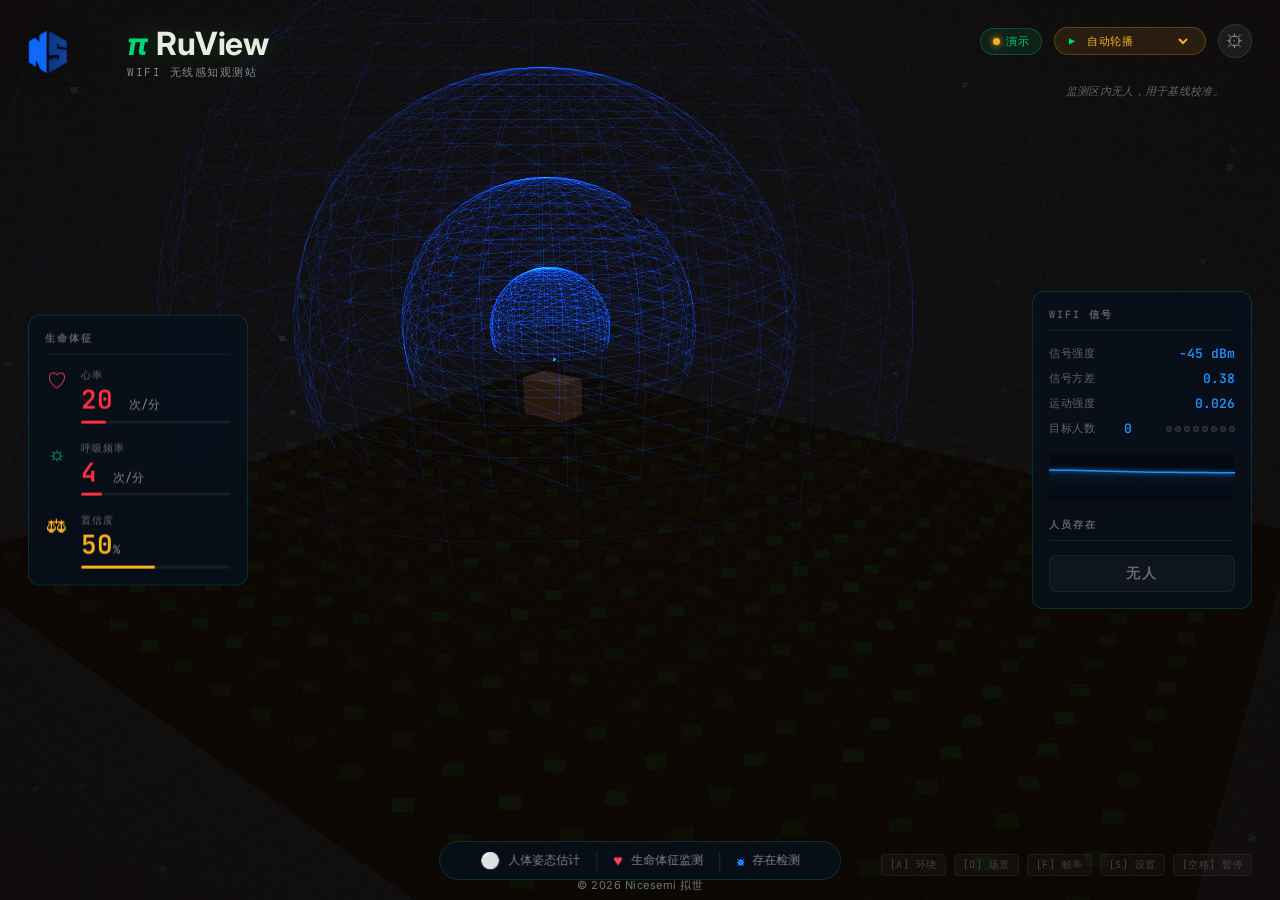
<file: ui/observatory.html>
<!DOCTYPE html>
<html lang="zh-CN">
<head>
  <meta charset="UTF-8">
  <meta name="viewport" content="width=device-width, initial-scale=1.0">
  <title>RuView 观测站 — WiFi 人体姿态感知</title>
  <link rel="stylesheet" href="observatory/css/observatory.css">
  <script>
    // 数据源规则：
    //   ?source=demo      强制使用本地演示数据（离线可跑，永不连接后端）
    //   ?source=live      强制连接同源网关 /ws/sensing 取 ESP32 实时帧
    //   ?ws=ws://...      直接指定实时地址（优先于 source=live）
    //   无参数            自动探测同源 /health，探测成功则切实时，否则回退演示
    (function () {
      var p = new URLSearchParams(location.search);
      var src = (p.get('source') || '').toLowerCase();
      window.RUVIEW_FORCE_DEMO = (src === 'demo');
      var defaultWs = '';
      if (location.origin && /^https?:/.test(location.origin)) {
        defaultWs = location.origin.replace(/^http/, 'ws') + '/ws/sensing';
      }
      var qs = p.get('ws');
      if (qs) { window.RUVIEW_SENSING_WS = qs; return; }
      if (src === 'demo') { return; }
      if (src === 'live' && defaultWs) { window.RUVIEW_SENSING_WS = defaultWs; return; }
      if (defaultWs) { window.RUVIEW_SENSING_WS = defaultWs; }
    })();
  </script>
  <style>
    /* ===== Nicesemi 品牌标识 / 页脚 ===== */
    #brand { display: flex; align-items: center; gap: 12px; }
    .ns-logo--obs { height: 44px; width: auto; display: block;
                    filter: drop-shadow(0 0 10px rgba(0,0,0,.5)); }
    .brand-text { display: flex; flex-direction: column; }
    .ns-footer--fixed { position: fixed; left: 0; right: 0; bottom: 0; z-index: 40;
                        text-align: center; font-size: 11px; letter-spacing: .5px;
                        padding: 5px 0 7px; pointer-events: none;
                        color: rgba(170,190,205,.6); }
  </style>
</head>
<body>
  <canvas id="observatory-canvas"></canvas>
  <footer class="ns-footer ns-footer--fixed">© 2026 Nicesemi 拟世</footer>

  <!-- ======= HUD Overlay ======= -->
  <div id="hud">

    <!-- Top-left: Branding -->
    <div id="brand">
      <img class="ns-logo ns-logo--obs" src="assets/nicesemi-logo.png" alt="Nicesemi 拟世">
      <div class="brand-text">
        <div id="brand-logo"><span class="pi">&pi;</span> RuView</div>
        <div id="brand-tagline">WiFi 无线感知观测站</div>
      </div>
    </div>

    <!-- Top-right: Connection + status + gear -->
    <div id="status-bar">
      <button id="data-source-badge" type="button" title="点击切换：演示数据 / 实时数据">
        <span class="dot dot--demo"></span>
        <span id="data-source-label">演示</span>
      </button>
      <div id="scenario-area">
        <span id="autoplay-icon" title="自动轮播中">&#9654;</span>
        <select id="scenario-quick-select" title="切换感知场景">
          <option value="auto">自动轮播</option>
          <option value="empty_room">空房间</option>
          <option value="single_breathing">生命体征</option>
          <option value="two_walking">多人跟踪</option>
          <option value="fall_event">跌倒检测</option>
          <option value="sleep_monitoring">睡眠监测</option>
          <option value="intrusion_detect">入侵检测</option>
          <option value="gesture_control">手势控制</option>
          <option value="crowd_occupancy">人群统计（4人）</option>
          <option value="search_rescue">穿墙搜救</option>
          <option value="elderly_care">老人看护</option>
          <option value="fitness_tracking">健身追踪</option>
          <option value="security_patrol">安保巡逻</option>
        </select>
      </div>
      <div id="scenario-description"></div>
      <div id="fps-counter" style="display:none">60 帧/秒</div>
      <button id="settings-btn" title="设置">&#9881;</button>
    </div>

    <!-- Left panel: 生命体征 -->
    <div id="panel-vitals" class="data-panel">
      <div class="panel-header">生命体征</div>
      <div class="vital-row">
        <div class="vital-icon">&#9825;</div>
        <div class="vital-data">
          <div class="vital-label">心率</div>
          <div class="vital-value"><span id="hr-value">--</span> <span class="vital-unit">次/分</span></div>
          <div class="vital-bar"><div id="hr-bar" class="vital-bar-fill vital-bar--hr"></div></div>
        </div>
      </div>
      <div class="vital-row">
        <div class="vital-icon">&#9788;</div>
        <div class="vital-data">
          <div class="vital-label">呼吸频率</div>
          <div class="vital-value"><span id="br-value">--</span> <span class="vital-unit">次/分</span></div>
          <div class="vital-bar"><div id="br-bar" class="vital-bar-fill vital-bar--br"></div></div>
        </div>
      </div>
      <div class="vital-row">
        <div class="vital-icon">&#9878;</div>
        <div class="vital-data">
          <div class="vital-label">置信度</div>
          <div class="vital-value"><span id="conf-value">--</span><span class="vital-unit">%</span></div>
          <div class="vital-bar"><div id="conf-bar" class="vital-bar-fill vital-bar--conf"></div></div>
        </div>
      </div>
    </div>

    <!-- Right panel: Signal & 人员存在 -->
    <div id="panel-signal" class="data-panel">
      <div class="panel-header">WiFi 信号</div>
      <div class="signal-row">
        <span class="signal-label">信号强度</span>
        <span class="signal-value" id="rssi-value">-- dBm</span>
      </div>
      <div class="signal-row">
        <span class="signal-label">信号方差</span>
        <span class="signal-value" id="var-value">--</span>
      </div>
      <div class="signal-row">
        <span class="signal-label">运动强度</span>
        <span class="signal-value" id="motion-value">--</span>
      </div>
      <div class="signal-row">
        <span class="signal-label">目标人数</span>
        <span class="signal-value" id="persons-value">0</span>
        <span id="persons-dots" class="persons-dots"></span>
      </div>
      <canvas id="rssi-sparkline" width="200" height="48"></canvas>

      <div class="panel-header" style="margin-top:12px">人员存在</div>
      <div id="presence-indicator" class="presence-state presence--absent">
        <span id="presence-label">无人</span>
      </div>
      <div id="fall-alert" class="fall-alert" style="display:none">检测到跌倒</div>
    </div>

    <!-- Edge module badges (populated dynamically by HudController) -->
    <div id="edge-modules-bar"></div>

    <!-- Bottom bar: capabilities -->
    <div id="capabilities-bar">
      <div class="cap-item"><span class="cap-icon">&#9898;</span><span>人体姿态估计</span></div>
      <div class="cap-divider"></div>
      <div class="cap-item"><span class="cap-icon">&#9829;</span><span>生命体征监测</span></div>
      <div class="cap-divider"></div>
      <div class="cap-item"><span class="cap-icon">&#9784;</span><span>存在检测</span></div>
    </div>

    <!-- Bottom-right: keyboard hints -->
    <div id="key-hints">
      <span class="key-hint">[A] 环绕</span>
      <span class="key-hint">[D] 场景</span>
      <span class="key-hint">[F] 帧率</span>
      <span class="key-hint">[S] 设置</span>
      <span class="key-hint">[空格] 暂停</span>
    </div>
  </div>

  <!-- ======= Settings Dialog ======= -->
  <div id="settings-overlay" class="settings-overlay" style="display:none">
    <div class="settings-dialog">
      <div class="settings-header">
        <span>设置</span>
        <button id="settings-close">&times;</button>
      </div>

      <div class="settings-tabs">
        <button class="stab active" data-stab="rendering">渲染</button>
        <button class="stab" data-stab="wireframe">线框</button>
        <button class="stab" data-stab="scene">场景</button>
        <button class="stab" data-stab="data">数据</button>
      </div>

      <!-- Rendering tab -->
      <div class="stab-content active" id="stab-rendering">
        <label class="setting-row">
          <span>泛光强度</span>
          <input type="range" id="opt-bloom" min="0" max="3" step="0.1" value="1.0">
          <span class="range-val" id="opt-bloom-val">1.0</span>
        </label>
        <label class="setting-row">
          <span>泛光半径</span>
          <input type="range" id="opt-bloom-radius" min="0" max="1" step="0.05" value="0.5">
          <span class="range-val" id="opt-bloom-radius-val">0.5</span>
        </label>
        <label class="setting-row">
          <span>泛光阈值</span>
          <input type="range" id="opt-bloom-thresh" min="0" max="1" step="0.05" value="0.25">
          <span class="range-val" id="opt-bloom-thresh-val">0.25</span>
        </label>
        <label class="setting-row">
          <span>曝光</span>
          <input type="range" id="opt-exposure" min="0.3" max="2" step="0.05" value="0.9">
          <span class="range-val" id="opt-exposure-val">0.9</span>
        </label>
        <label class="setting-row">
          <span>暗角</span>
          <input type="range" id="opt-vignette" min="0" max="1" step="0.05" value="0.5">
          <span class="range-val" id="opt-vignette-val">0.5</span>
        </label>
        <label class="setting-row">
          <span>胶片颗粒</span>
          <input type="range" id="opt-grain" min="0" max="0.15" step="0.005" value="0.03">
          <span class="range-val" id="opt-grain-val">0.03</span>
        </label>
        <label class="setting-row">
          <span>色差</span>
          <input type="range" id="opt-chromatic" min="0" max="0.008" step="0.0005" value="0.0015">
          <span class="range-val" id="opt-chromatic-val">0.0015</span>
        </label>
      </div>

      <!-- Wireframe tab -->
      <div class="stab-content" id="stab-wireframe">
        <label class="setting-row">
          <span>骨骼粗细</span>
          <input type="range" id="opt-bone-thick" min="0.005" max="0.06" step="0.002" value="0.02">
          <span class="range-val" id="opt-bone-thick-val">0.02</span>
        </label>
        <label class="setting-row">
          <span>关节大小</span>
          <input type="range" id="opt-joint-size" min="0.02" max="0.12" step="0.005" value="0.05">
          <span class="range-val" id="opt-joint-size-val">0.05</span>
        </label>
        <label class="setting-row">
          <span>辉光强度</span>
          <input type="range" id="opt-glow" min="0" max="2" step="0.1" value="0.8">
          <span class="range-val" id="opt-glow-val">0.8</span>
        </label>
        <label class="setting-row">
          <span>粒子拖尾</span>
          <input type="range" id="opt-trail" min="0" max="1" step="0.05" value="0.6">
          <span class="range-val" id="opt-trail-val">0.6</span>
        </label>
        <label class="setting-row">
          <span>线框颜色</span>
          <input type="color" id="opt-wire-color" value="#00d878">
        </label>
        <label class="setting-row">
          <span>关节颜色</span>
          <input type="color" id="opt-joint-color" value="#ff4060">
        </label>
        <label class="setting-row">
          <span>光晕不透明度</span>
          <input type="range" id="opt-aura" min="0" max="0.2" step="0.01" value="0.06">
          <span class="range-val" id="opt-aura-val">0.06</span>
        </label>
      </div>

      <!-- Scene tab -->
      <div class="stab-content" id="stab-scene">
        <label class="setting-row">
          <span>信号场强</span>
          <input type="range" id="opt-field" min="0" max="1" step="0.05" value="0.5">
          <span class="range-val" id="opt-field-val">0.5</span>
        </label>
        <label class="setting-row">
          <span>WiFi 波纹</span>
          <input type="range" id="opt-waves" min="0" max="1" step="0.05" value="0.6">
          <span class="range-val" id="opt-waves-val">0.6</span>
        </label>
        <label class="setting-row">
          <span>房间亮度</span>
          <input type="range" id="opt-ambient" min="0" max="1" step="0.05" value="0.4">
          <span class="range-val" id="opt-ambient-val">0.4</span>
        </label>
        <label class="setting-row">
          <span>地面反射</span>
          <input type="range" id="opt-reflect" min="0" max="1" step="0.05" value="0.3">
          <span class="range-val" id="opt-reflect-val">0.3</span>
        </label>
        <label class="setting-row">
          <span>视场角</span>
          <input type="range" id="opt-fov" min="30" max="90" step="1" value="50">
          <span class="range-val" id="opt-fov-val">50</span>
        </label>
        <label class="setting-row">
          <span>环绕速度</span>
          <input type="range" id="opt-orbit-speed" min="0.02" max="0.5" step="0.02" value="0.15">
          <span class="range-val" id="opt-orbit-speed-val">0.15</span>
        </label>
        <label class="setting-row check-row">
          <span>显示网格</span>
          <input type="checkbox" id="opt-grid" checked>
        </label>
        <label class="setting-row check-row">
          <span>显示房间边界</span>
          <input type="checkbox" id="opt-room" checked>
        </label>
      </div>

      <!-- Data tab -->
      <div class="stab-content" id="stab-data">
        <label class="setting-row">
          <span>感知场景</span>
          <select id="opt-scenario">
            <option value="auto">自动轮播（30 秒）</option>
            <optgroup label="核心感知">
              <option value="empty_room">空房间</option>
              <option value="single_breathing">生命体征（呼吸）</option>
              <option value="two_walking">多人跟踪</option>
              <option value="fall_event">跌倒检测</option>
            </optgroup>
            <optgroup label="医疗健康">
              <option value="sleep_monitoring">睡眠监测（呼吸暂停）</option>
              <option value="elderly_care">老人看护（步态）</option>
              <option value="fitness_tracking">健身追踪</option>
            </optgroup>
            <optgroup label="安防">
              <option value="intrusion_detect">入侵检测</option>
              <option value="security_patrol">安保巡逻</option>
            </optgroup>
            <optgroup label="建筑与零售">
              <option value="crowd_occupancy">人群统计（4人）</option>
              <option value="gesture_control">手势控制（DTW）</option>
            </optgroup>
            <optgroup label="灾害与战术">
              <option value="search_rescue">穿墙搜救（WiFi-Mat）</option>
            </optgroup>
          </select>
        </label>
        <label class="setting-row">
          <span>轮播间隔（秒）</span>
          <input type="range" id="opt-cycle" min="10" max="120" step="5" value="30">
          <span class="range-val" id="opt-cycle-val">30</span>
        </label>
        <label class="setting-row">
          <span>风格预设</span>
          <select id="opt-preset">
            <option value="custom">自定义</option>
            <option value="foundation">基础（默认）</option>
            <option value="cinematic">电影感</option>
            <option value="minimal">简约清爽</option>
            <option value="neon">霓虹辉光</option>
            <option value="tactical">战术军规</option>
            <option value="medical">医疗监护</option>
          </select>
        </label>
        <label class="setting-row">
          <span>数据源</span>
          <select id="opt-data-source">
            <option value="demo" selected>演示数据（本地生成）</option>
            <option value="ws">实时数据（WebSocket）</option>
          </select>
        </label>
        <label class="setting-row" id="ws-url-row" style="display:none">
          <span>实时地址</span>
          <input type="text" id="opt-ws-url" value="" placeholder="ws://localhost:3000/ws/sensing">
        </label>
        <button id="btn-reset-camera" class="settings-btn">重置视角</button>
        <button id="btn-reset-settings" class="settings-btn">恢复默认参数</button>
        <button id="btn-export-settings" class="settings-btn">导出设置</button>
      </div>
    </div>
  </div>

  <!-- Three.js r160 + addons from CDN -->
  <script type="importmap">
  {
    "imports": {
      "three": "./vendor/three/build/three.module.js",
      "three/addons/": "./vendor/three/examples/jsm/"
    }
  }
  </script>

  <script type="module" src="observatory/js/main.js"></script>
</body>
</html>
</file>
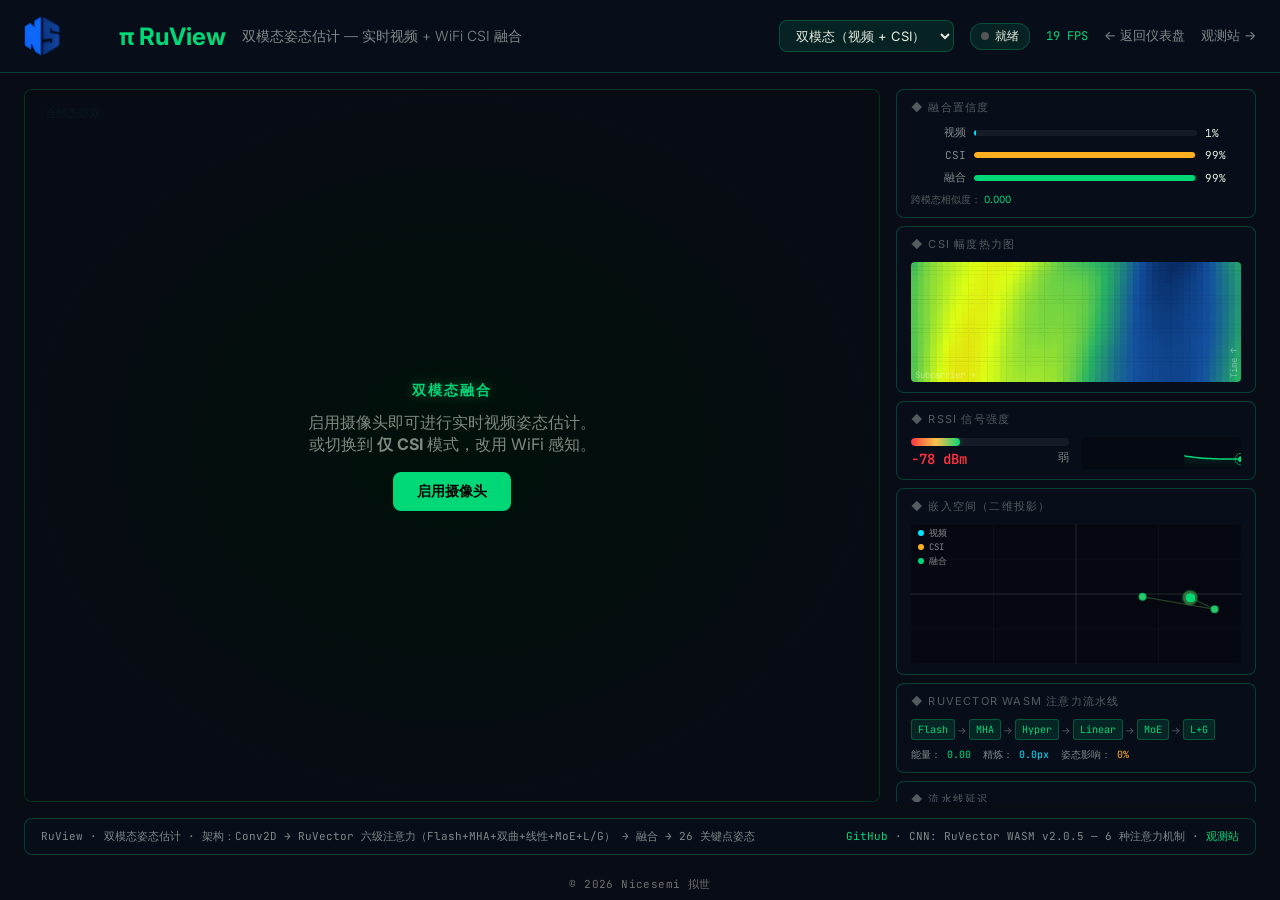
<file: ui/pose-fusion.html>
<!DOCTYPE html>
<html lang="zh-CN">
<head>
  <meta charset="UTF-8">
  <meta name="viewport" content="width=device-width, initial-scale=1.0">
  <title>RuView — 双模态姿态估计</title>
  <link rel="stylesheet" href="pose-fusion/css/style.css?v=13">
  <style>
    /* ===== Nicesemi 品牌标识 / 页脚 ===== */
    .ns-logo--pf { height: 40px; width: auto; display: block; flex: 0 0 auto; }
    @media (max-width: 640px) { .ns-logo--pf { height: 30px; } }
    .main-grid { height: calc(100vh - 102px) !important; }
    .ns-footer--fixed { position: static; text-align: center; font-size: 11px;
                        letter-spacing: .4px; padding: 6px 0 8px;
                        color: rgba(232,236,224,.45);
                        font-family: 'JetBrains Mono', monospace; }
    @media (max-width: 640px) { .main-grid { height: auto !important; } }
  </style>
</head>
<body>

  <!-- Header -->
  <header class="header">
    <div class="header-left">
      <img class="ns-logo ns-logo--pf" src="assets/nicesemi-logo.png" alt="Nicesemi 拟世">
      <div class="logo"><span class="pi">&pi;</span> RuView</div>
      <div class="header-title">双模态姿态估计 — 实时视频 + WiFi CSI 融合</div>
    </div>
    <div class="header-right">
      <select id="mode-select" class="mode-select">
        <option value="dual">双模态（视频 + CSI）</option>
        <option value="video">仅视频</option>
        <option value="csi">仅 CSI（WiFi）</option>
      </select>
      <div class="status-badge">
        <span id="status-dot" class="status-dot offline"></span>
        <span id="status-label">就绪</span>
      </div>
      <span id="fps-display" class="fps-badge">-- FPS</span>
      <a href="index.html" class="back-link">&larr; 返回仪表盘</a>
      <a href="observatory.html" class="back-link">观测站 &rarr;</a>
    </div>
  </header>

  <!-- Main Grid -->
  <div class="main-grid">

    <!-- 视频 + Skeleton Panel -->
    <div class="video-panel">
      <video id="webcam" autoplay playsinline muted></video>
      <canvas id="skeleton-canvas"></canvas>
      <div class="video-overlay-label" id="mode-label">双模态融合</div>

      <div id="camera-prompt" class="camera-prompt">
        <div class="camera-prompt-label" id="prompt-mode-label">双模态融合</div>
        <p>启用摄像头即可进行实时视频姿态估计。<br>
           或切换到 <strong>仅 CSI</strong> 模式，改用 WiFi 感知。</p>
        <button id="start-camera-btn">启用摄像头</button>
      </div>
    </div>

    <!-- Side Panels -->
    <div class="side-panels">

      <!-- 融合置信度 -->
      <div class="panel">
        <div class="panel-title">&#9670; 融合置信度</div>
        <div class="fusion-bars">
          <div class="bar-row">
            <span class="bar-label">视频</span>
            <div class="bar-track"><div class="bar-fill video" id="video-bar" style="width:0%"></div></div>
            <span class="bar-value" id="video-bar-val">0%</span>
          </div>
          <div class="bar-row">
            <span class="bar-label">CSI</span>
            <div class="bar-track"><div class="bar-fill csi" id="csi-bar" style="width:0%"></div></div>
            <span class="bar-value" id="csi-bar-val">0%</span>
          </div>
          <div class="bar-row">
            <span class="bar-label">融合</span>
            <div class="bar-track"><div class="bar-fill fused" id="fused-bar" style="width:0%"></div></div>
            <span class="bar-value" id="fused-bar-val">0%</span>
          </div>
        </div>
        <div style="margin-top:8px; font-size:10px; color:var(--text-label)">
          跨模态相似度： <span id="cross-modal-sim" style="color:var(--green-glow)">0.000</span>
        </div>
      </div>

      <!-- CSI Heatmap -->
      <div class="panel">
        <div class="panel-title">&#9670; CSI 幅度热力图</div>
        <div class="csi-canvas-wrapper">
          <canvas id="csi-canvas" width="320" height="100"></canvas>
        </div>
      </div>

      <!-- RSSI 信号强度 -->
      <div class="panel">
        <div class="panel-title">&#9670; RSSI 信号强度</div>
        <div class="rssi-row">
          <div class="rssi-gauge">
            <div class="rssi-bar-track">
              <div class="rssi-bar-fill" id="rssi-bar" style="width:0%"></div>
            </div>
            <div class="rssi-values">
              <span class="rssi-dbm" id="rssi-value">-- dBm</span>
              <span class="rssi-quality" id="rssi-quality">--</span>
            </div>
          </div>
          <canvas id="rssi-sparkline" width="160" height="32"></canvas>
        </div>
      </div>

      <!-- Embedding Space -->
      <div class="panel">
        <div class="panel-title">&#9670; 嵌入空间（二维投影）</div>
        <div class="embedding-canvas-wrapper">
          <canvas id="embedding-canvas" width="320" height="100"></canvas>
        </div>
      </div>

      <!-- RuVector Attention Pipeline -->
      <div class="panel">
        <div class="panel-title">&#9670; RuVector WASM 注意力流水线</div>
        <div class="rv-pipeline">
          <div class="rv-stage" id="rv-flash">Flash</div>
          <div class="rv-arrow">&rarr;</div>
          <div class="rv-stage" id="rv-mha">MHA</div>
          <div class="rv-arrow">&rarr;</div>
          <div class="rv-stage" id="rv-hyp">Hyper</div>
          <div class="rv-arrow">&rarr;</div>
          <div class="rv-stage" id="rv-lin">Linear</div>
          <div class="rv-arrow">&rarr;</div>
          <div class="rv-stage" id="rv-moe">MoE</div>
          <div class="rv-arrow">&rarr;</div>
          <div class="rv-stage" id="rv-lg">L+G</div>
        </div>
        <div class="rv-stats">
          <span>能量： <span id="rv-energy" style="color:var(--green-glow)">--</span></span>
          <span>精炼： <span id="rv-refine" style="color:var(--cyan)">--</span></span>
          <span>姿态影响： <span id="rv-impact" style="color:var(--amber)">--</span></span>
        </div>
      </div>

      <!-- Latency -->
      <div class="panel">
        <div class="panel-title">&#9670; 流水线延迟</div>
        <div class="latency-grid">
          <div class="latency-item">
            <div class="latency-value" id="lat-video">--</div>
            <div class="latency-label">视频 CNN</div>
          </div>
          <div class="latency-item">
            <div class="latency-value" id="lat-csi">--</div>
            <div class="latency-label">CSI CNN</div>
          </div>
          <div class="latency-item">
            <div class="latency-value" id="lat-fusion">--</div>
            <div class="latency-label">融合</div>
          </div>
          <div class="latency-item">
            <div class="latency-value" id="lat-total">--</div>
            <div class="latency-label">总计</div>
          </div>
        </div>
      </div>

      <!-- 控制 -->
      <div class="panel">
        <div class="panel-title">&#9670; 控制</div>
        <div class="controls-row">
          <button class="btn" id="pause-btn">⏸ 暂停</button>
        </div>

        <div class="slider-row">
          <label>置信度</label>
          <input type="range" id="confidence-slider" min="0" max="1" step="0.05" value="0.3">
          <span class="slider-val" id="confidence-value">0.30</span>
        </div>

        <div style="margin-top:10px">
          <div class="panel-title" style="margin-bottom:6px">&#9670; 实时 CSI 源</div>
          <div style="display:flex;gap:6px">
            <input type="text" id="ws-url" placeholder="ws://localhost:3030/ws/csi"
              style="flex:1;background:rgba(255,255,255,0.05);border:1px solid var(--bg-panel-border);
                     color:var(--text-primary);padding:5px 8px;border-radius:4px;font-size:11px;
                     font-family:'JetBrains Mono',monospace">
            <button class="btn" id="connect-ws-btn">连接</button>
          </div>
        </div>
      </div>

    </div><!-- /side-panels -->

    <!-- Bottom Bar -->
    <div class="bottom-bar">
      <div>
        RuView &middot; 双模态姿态估计 &middot;
        架构：Conv2D &rarr; RuVector 六级注意力（Flash+MHA+双曲+线性+MoE+L/G） &rarr; 融合 &rarr; 26 关键点姿态
      </div>
      <div>
        <a href="https://github.com/ruvnet/RuView">GitHub</a> &middot;
        CNN: <span id="cnn-backend">ruvector-cnn（加载中…）</span> &middot;
        <a href="observatory.html">观测站</a>
      </div>
    </div>

  </div><!-- /main-grid -->

  <footer class="ns-footer ns-footer--fixed">© 2026 Nicesemi 拟世</footer>

  <script type="module" src="pose-fusion/js/main.js?v=14"></script>
</body>
</html>
</file>
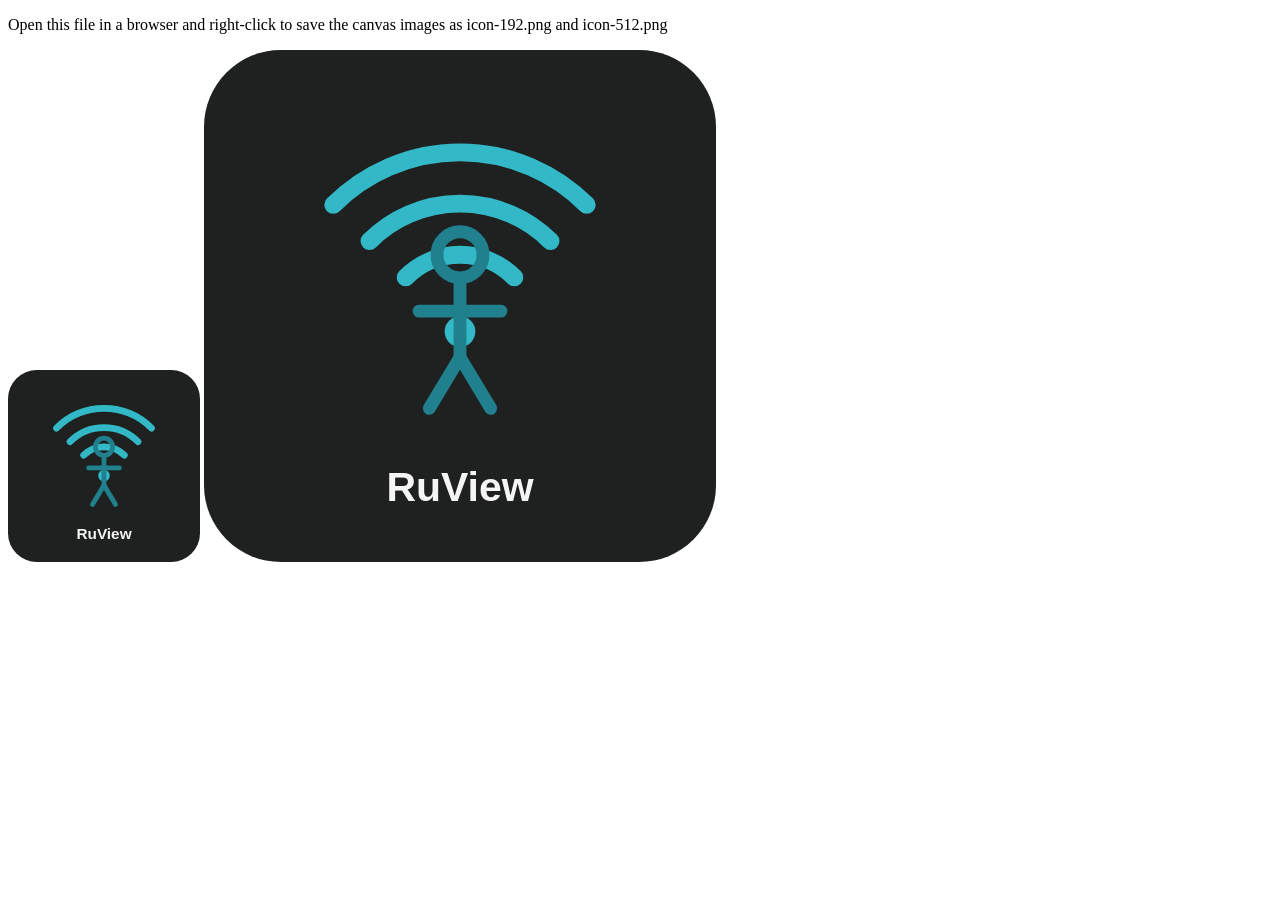
<file: ui/icons/generate.html>
<!DOCTYPE html>
<html>
<head><title>RuView Icon Generator</title></head>
<body>
<p>Open this file in a browser and right-click to save the canvas images as icon-192.png and icon-512.png</p>
<canvas id="c192" width="192" height="192"></canvas>
<canvas id="c512" width="512" height="512"></canvas>
<script>
function drawIcon(canvas) {
  const ctx = canvas.getContext('2d');
  const s = canvas.width;
  // Background
  ctx.fillStyle = '#1f2121';
  ctx.beginPath();
  ctx.roundRect(0, 0, s, s, s * 0.15);
  ctx.fill();
  // WiFi arcs
  ctx.strokeStyle = '#32b8c6';
  ctx.lineWidth = s * 0.035;
  ctx.lineCap = 'round';
  const cx = s * 0.5, cy = s * 0.55;
  [0.35, 0.25, 0.15].forEach(r => {
    ctx.beginPath();
    ctx.arc(cx, cy, s * r, -Math.PI * 0.75, -Math.PI * 0.25);
    ctx.stroke();
  });
  // Center dot
  ctx.fillStyle = '#32b8c6';
  ctx.beginPath();
  ctx.arc(cx, cy, s * 0.03, 0, Math.PI * 2);
  ctx.fill();
  // Person silhouette
  ctx.strokeStyle = '#21808d';
  ctx.lineWidth = s * 0.025;
  // Head
  ctx.beginPath();
  ctx.arc(cx, cy - s * 0.15, s * 0.045, 0, Math.PI * 2);
  ctx.stroke();
  // Body
  ctx.beginPath();
  ctx.moveTo(cx, cy - s * 0.1);
  ctx.lineTo(cx, cy + s * 0.05);
  ctx.stroke();
  // Arms
  ctx.beginPath();
  ctx.moveTo(cx - s * 0.08, cy - s * 0.04);
  ctx.lineTo(cx + s * 0.08, cy - s * 0.04);
  ctx.stroke();
  // Legs
  ctx.beginPath();
  ctx.moveTo(cx, cy + s * 0.05);
  ctx.lineTo(cx - s * 0.06, cy + s * 0.15);
  ctx.moveTo(cx, cy + s * 0.05);
  ctx.lineTo(cx + s * 0.06, cy + s * 0.15);
  ctx.stroke();
  // Text
  ctx.fillStyle = '#f5f5f5';
  ctx.font = `bold ${s * 0.08}px sans-serif`;
  ctx.textAlign = 'center';
  ctx.fillText('RuView', cx, s * 0.88);
}
drawIcon(document.getElementById('c192'));
drawIcon(document.getElementById('c512'));
</script>
</body>
</html>
</file>
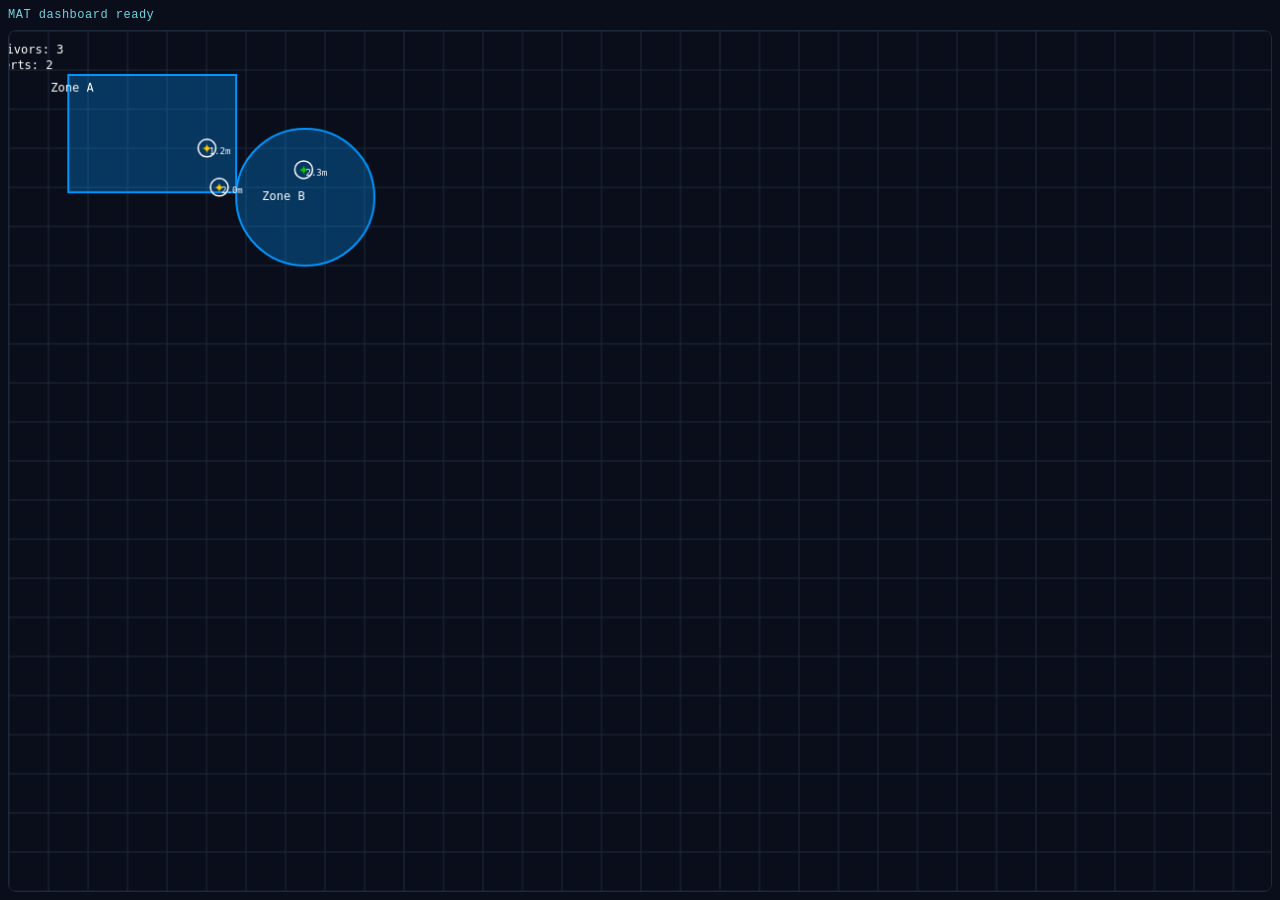
<file: ui/mobile/src/assets/webview/mat-dashboard.html>
<!DOCTYPE html>
<html lang="en">
  <head>
    <meta charset="UTF-8" />
    <meta name="viewport" content="width=device-width, initial-scale=1.0" />
    <title>MAT Dashboard</title>
    <style>
      * {
        box-sizing: border-box;
      }

      html,
      body {
        margin: 0;
        width: 100%;
        height: 100%;
        background: #0a0e1a;
        color: #e5e7eb;
        font-family: 'Courier New', 'Consolas', monospace;
        overflow: hidden;
      }

      #app {
        display: flex;
        flex-direction: column;
        gap: 8px;
        width: 100%;
        height: 100%;
        padding: 8px;
      }

      #status {
        color: #6dd4df;
        font-size: 12px;
        letter-spacing: 0.5px;
      }

      #mapCanvas {
        flex: 1;
        width: 100%;
        border: 1px solid #1e293b;
        border-radius: 8px;
        min-height: 180px;
        background: #0a0e1a;
      }
    </style>
  </head>
  <body>
    <div id="app">
      <div id="status">Initializing MAT dashboard...</div>
      <canvas id="mapCanvas"></canvas>
    </div>

    <script>
      (function () {
        const TRIAGE = {
          Immediate: 0,
          Delayed: 1,
          Minimal: 2,
          Expectant: 3,
          Unknown: 4,
        };

        const TRIAGE_COLOR = ['#ff0000', '#ffcc00', '#00cc00', '#111111', '#888888'];
        const PRIORITY = { Critical: 0, High: 1, Medium: 2, Low: 3 };

        const toRgba = (status) => TRIAGE_COLOR[status] || TRIAGE_COLOR[4];
        const safeId = () =>
          typeof crypto !== 'undefined' && crypto.randomUUID
            ? crypto.randomUUID()
            : `id-${Date.now()}-${Math.floor(Math.random() * 1e6)}`;

        const isNumber = (value) => typeof value === 'number' && Number.isFinite(value);

        class MatDashboard {
          constructor() {
            this.event = null;
            this.zones = new Map();
            this.survivors = new Map();
            this.alerts = new Map();
            this.motionVector = { x: 0, y: 0 };
          }

          createEvent(type, lat, lon, name) {
            const eventId = safeId();
            this.event = {
              event_id: eventId,
              disaster_type: type,
              latitude: lat,
              longitude: lon,
              description: name,
              createdAt: Date.now(),
            };
            this.zones.clear();
            this.survivors.clear();
            this.alerts.clear();
            return eventId;
          }

          addRectangleZone(name, x, y, w, h) {
            const id = safeId();
            this.zones.set(id, {
              id,
              name,
              zone_type: 'rectangle',
              status: 0,
              scan_count: 0,
              detection_count: 0,
              x,
              y,
              width: w,
              height: h,
            });
            return id;
          }

          addCircleZone(name, cx, cy, radius) {
            const id = safeId();
            this.zones.set(id, {
              id,
              name,
              zone_type: 'circle',
              status: 0,
              scan_count: 0,
              detection_count: 0,
              center_x: cx,
              center_y: cy,
              radius,
            });
            return id;
          }

          addZoneFromPayload(payload) {
            if (!payload || typeof payload !== 'object') {
              return;
            }

            const source = payload;
            const type = source.zone_type || source.type || 'rectangle';
            const name = source.name || `Zone-${safeId().slice(0, 4)}`;

            if (type === 'circle' || source.center_x !== undefined) {
              const cx = isNumber(source.center_x) ? source.center_x : 120;
              const cy = isNumber(source.center_y) ? source.center_y : 120;
              const radius = isNumber(source.radius) ? source.radius : 50;
              return this.addCircleZone(name, cx, cy, radius);
            }

            const x = isNumber(source.x) ? source.x : 40;
            const y = isNumber(source.y) ? source.y : 40;
            const width = isNumber(source.width) ? source.width : 100;
            const height = isNumber(source.height) ? source.height : 100;
            return this.addRectangleZone(name, x, y, width, height);
          }

          inferTriage(vitalSigns, confidence) {
            const breathing = isNumber(vitalSigns?.breathing_rate) ? vitalSigns.breathing_rate : 14;
            const heart = isNumber(vitalSigns?.heart_rate)
              ? vitalSigns.heart_rate
              : isNumber(vitalSigns?.hr)
                ? vitalSigns.hr
                : 70;

            if (!isNumber(confidence) || confidence > 0.82) {
              if (breathing < 10 || breathing > 35 || heart > 150) {
                return TRIAGE.Immediate;
              }
              if (breathing >= 8 && breathing <= 34) {
                return TRIAGE.Delayed;
              }
            }

            if (breathing >= 6 && breathing <= 28 && heart > 45 && heart < 180) {
              return TRIAGE.Minimal;
            }

            return TRIAGE.Expectant;
          }

          locateZoneForPoint(x, y) {
            for (const [id, zone] of this.zones.entries()) {
              if (zone.zone_type === 'circle') {
                const dx = x - zone.center_x;
                const dy = y - zone.center_y;
                const inside = Math.sqrt(dx * dx + dy * dy) <= zone.radius;
                if (inside) {
                  return id;
                }
                continue;
              }

              if (x >= zone.x && x <= zone.x + zone.width && y >= zone.y && y <= zone.y + zone.height) {
                return id;
              }
            }
            return this.zones.size > 0 ? this.zones.keys().next().value : safeId();
          }

          processSurvivorDetection(zone, confidence = 0.6, vital_signs = {}) {
            const zoneKey =
              typeof zone === 'string'
                ? [...this.zones.values()].find((entry) => entry.id === zone || entry.name === zone)
                : null;

            const selectedZone =
              zoneKey
                || (this.zones.size > 0
                  ? [...this.zones.values()][Math.floor(Math.random() * Math.max(1, this.zones.size))]
                  : null);

            const bounds = this._pickPointInZone(selectedZone);
            const triageStatus = this.inferTriage(vital_signs, confidence);
            const breathingRate = isNumber(vital_signs?.breathing_rate)
              ? vital_signs.breathing_rate
              : 10 + confidence * 28;
            const heartRate = isNumber(vital_signs?.heart_rate)
              ? vital_signs.heart_rate
              : isNumber(vital_signs?.hr)
                ? vital_signs.hr
              : 55 + confidence * 60;

            const id = safeId();
            const zone_id = this.locateZoneForPoint(bounds.x, bounds.y);

            const survivor = {
              id,
              zone_id,
              x: bounds.x,
              y: bounds.y,
              depth: -Math.abs(isNumber(vital_signs.depth) ? vital_signs.depth : Math.random() * 3),
              triage_status: triageStatus,
              triage_color: toRgba(triageStatus),
              confidence,
              breathing_rate: breathingRate,
              heart_rate: heartRate,
              first_detected: new Date().toISOString(),
              last_updated: new Date().toISOString(),
              is_deteriorating: false,
            };

            this.survivors.set(id, survivor);
            if (selectedZone) {
              selectedZone.detection_count = (selectedZone.detection_count || 0) + 1;
            }

            if (typeof this.postMessage === 'function') {
              this.postMessage({
                type: 'SURVIVOR_DETECTED',
                payload: survivor,
              });
            }

            this.generateAlerts();
            return id;
          }

          _pickPointInZone(zone) {
            if (!zone) {
              return {
                x: 220 + Math.random() * 80,
                y: 120 + Math.random() * 80,
              };
            }

            if (zone.zone_type === 'circle') {
              const angle = Math.random() * Math.PI * 2;
              const radius = Math.random() * (zone.radius || 20);
              return {
                x: Math.max(10, Math.min(560, zone.center_x + Math.cos(angle) * radius)),
                y: Math.max(10, Math.min(280, zone.center_y + Math.sin(angle) * radius)),
              };
            }

            return {
              x: Math.max(zone.x || 5, Math.min((zone.x || 5) + (zone.width || 40), (zone.x || 5) + Math.random() * (zone.width || 40))),
              y: Math.max(zone.y || 5, Math.min((zone.y || 5) + (zone.height || 40), (zone.y || 5) + Math.random() * (zone.height || 40))),
            };
          }

          generateAlerts() {
            for (const survivor of this.survivors.values()) {
              if ((survivor.triage_status !== TRIAGE.Immediate && survivor.triage_status !== TRIAGE.Delayed)) {
                continue;
              }

              const alertId = `alert-${survivor.id}`;
              if (this.alerts.has(alertId)) {
                continue;
              }

              const priority =
                survivor.triage_status === TRIAGE.Immediate ? PRIORITY.Critical : PRIORITY.High;
              const message =
                survivor.triage_status === TRIAGE.Immediate
                  ? `Immediate rescue required at (${survivor.x.toFixed(0)}, ${survivor.y.toFixed(0)})`
                  : `High-priority rescue needed at (${survivor.x.toFixed(0)}, ${survivor.y.toFixed(0)})`;
              const alert = {
                id: alertId,
                survivor_id: survivor.id,
                priority,
                title: survivor.triage_status === TRIAGE.Immediate ? 'URGENT' : 'HIGH',
                message,
                recommended_action: survivor.triage_status === TRIAGE.Immediate ? 'Dispatch now' : 'Coordinate rescue',
                triage_status: survivor.triage_status,
                location_x: survivor.x,
                location_y: survivor.y,
                created_at: new Date().toISOString(),
                priority_color: survivor.triage_status === TRIAGE.Immediate ? '#ff0000' : '#ff8c00',
              };

              this.alerts.set(alertId, alert);
              if (typeof this.postMessage === 'function') {
                this.postMessage({
                  type: 'ALERT_GENERATED',
                  payload: alert,
                });
              }
            }
          }

          processFrame(frame) {
            const motion = Number(frame?.features?.motion_band_power || 0);
            const xDelta = isNumber(motion) ? (motion - 0.1) * 4 : 0;
            const yDelta = isNumber(frame?.features?.breathing_band_power || 0)
              ? (frame.features.breathing_band_power - 0.1) * 3
              : 0;
            this.motionVector = { x: xDelta || 0, y: yDelta || 0 };

            for (const survivor of this.survivors.values()) {
              const jitterX = (Math.random() - 0.5) * 2;
              const jitterY = (Math.random() - 0.5) * 2;
              survivor.x = Math.max(5, Math.min(560, survivor.x + this.motionVector.x + jitterX));
              survivor.y = Math.max(5, Math.min(280, survivor.y + this.motionVector.y + jitterY));
              survivor.last_updated = new Date().toISOString();
            }
          }

          renderZones(ctx) {
            for (const zone of this.zones.values()) {
              const fill = 'rgba(0, 150, 255, 0.3)';
              ctx.strokeStyle = '#0096ff';
              ctx.fillStyle = fill;
              ctx.lineWidth = 2;

              if (zone.zone_type === 'circle') {
                ctx.beginPath();
                ctx.arc(zone.center_x, zone.center_y, zone.radius, 0, Math.PI * 2);
                ctx.fill();
                ctx.stroke();
                ctx.fillStyle = '#ffffff';
                ctx.font = '12px monospace';
                ctx.fillText(zone.name, zone.center_x - 22, zone.center_y);
              } else {
                ctx.fillRect(zone.x, zone.y, zone.width, zone.height);
                ctx.strokeRect(zone.x, zone.y, zone.width, zone.height);
                ctx.fillStyle = '#ffffff';
                ctx.font = '12px monospace';
                ctx.fillText(zone.name, zone.x + 4, zone.y + 14);
              }
            }
          }

          renderSurvivors(ctx) {
            for (const survivor of this.survivors.values()) {
              const radius = survivor.is_deteriorating ? 11 : 9;

              if (survivor.triage_status === TRIAGE.Immediate) {
                ctx.fillStyle = 'rgba(255, 0, 0, 0.26)';
                ctx.beginPath();
                ctx.arc(survivor.x, survivor.y, radius + 6, 0, Math.PI * 2);
                ctx.fill();
              }

              ctx.fillStyle = survivor.triage_color || toRgba(TRIAGE.Minimal);
              ctx.font = 'bold 18px monospace';
              ctx.textAlign = 'center';
              ctx.textBaseline = 'middle';
              ctx.fillText('✦', survivor.x, survivor.y);
              ctx.strokeStyle = '#ffffff';
              ctx.lineWidth = 1.5;
              ctx.beginPath();
              ctx.arc(survivor.x, survivor.y, radius, 0, Math.PI * 2);
              ctx.stroke();

              if (survivor.depth < 0) {
                ctx.fillStyle = '#ffffff';
                ctx.font = '9px monospace';
                ctx.fillText(`${Math.abs(survivor.depth).toFixed(1)}m`, survivor.x + radius + 4, survivor.y + 4);
              }
            }
          }

          render(ctx, width, height) {
            ctx.clearRect(0, 0, width, height);
            ctx.fillStyle = '#0a0e1a';
            ctx.fillRect(0, 0, width, height);

            ctx.strokeStyle = '#1f2a3d';
            ctx.lineWidth = 1;
            const grid = 40;
            for (let x = 0; x <= width; x += grid) {
              ctx.beginPath();
              ctx.moveTo(x, 0);
              ctx.lineTo(x, height);
              ctx.stroke();
            }
            for (let y = 0; y <= height; y += grid) {
              ctx.beginPath();
              ctx.moveTo(0, y);
              ctx.lineTo(width, y);
              ctx.stroke();
            }

            this.renderZones(ctx);
            this.renderSurvivors(ctx);

            ctx.fillStyle = '#ffffff';
            ctx.font = '12px monospace';
            const stats = {
              survivors: this.survivors.size,
              alerts: this.alerts.size,
            };
            ctx.fillText(`Survivors: ${stats.survivors}`, 12, 20);
            ctx.fillText(`Alerts: ${stats.alerts}`, 12, 36);
          }

          postMessage(message) {
            if (typeof window.ReactNativeWebView !== 'undefined' && window.ReactNativeWebView.postMessage) {
              window.ReactNativeWebView.postMessage(JSON.stringify(message));
            }
          }
        }

        const dashboard = new MatDashboard();
        const canvas = document.getElementById('mapCanvas');
        const ctx = canvas.getContext('2d');
        const status = document.getElementById('status');

        const resize = () => {
          canvas.width = Math.max(200, Math.floor(canvas.parentElement.clientWidth - 2));
          canvas.height = Math.max(180, Math.floor(canvas.parentElement.clientHeight - 20));
        };

        const startup = () => {
          dashboard.createEvent('earthquake', 37.7749, -122.4194, 'Training Scenario');
          dashboard.addRectangleZone('Zone A', 60, 45, 170, 120);
          dashboard.addCircleZone('Zone B', 300, 170, 70);
          dashboard.processSurvivorDetection('Zone A', 0.94, { breathing_rate: 11, hr: 128 });
          dashboard.processSurvivorDetection('Zone A', 0.88, { breathing_rate: 16, hr: 118 });
          dashboard.processSurvivorDetection('Zone B', 0.71, { breathing_rate: 9, hr: 142 });
          status.textContent = 'MAT dashboard ready';
          dashboard.postMessage({ type: 'READY' });
        };

        const loop = () => {
          if (dashboard.zones.size > 0) {
            dashboard.render(ctx, canvas.width, canvas.height);
          }
          requestAnimationFrame(loop);
        };

        window.addEventListener('resize', resize);

        window.addEventListener('message', (evt) => {
          let incoming = evt.data;
          try {
            if (typeof incoming === 'string') {
              incoming = JSON.parse(incoming);
            }
          } catch {
            incoming = null;
          }

          if (!incoming || typeof incoming !== 'object') {
            return;
          }

          if (incoming.type === 'CREATE_EVENT') {
            const payload = incoming.payload || {};
            dashboard.createEvent(
              payload.type || payload.disaster_type || 'earthquake',
              payload.latitude || 0,
              payload.longitude || 0,
              payload.name || payload.description || 'Disaster Event',
            );
            return;
          }

          if (incoming.type === 'ADD_ZONE') {
            dashboard.addZoneFromPayload(incoming.payload || {});
            return;
          }

          if (incoming.type === 'FRAME_UPDATE') {
            dashboard.processFrame(incoming.payload || {});
          }
        });

        resize();
        startup();
        loop();
      })();
    </script>
  </body>
</html>
</file>
<file: ui/observatory/css/observatory.css>
/* ============================================================
   RuView Observatory — Foundation Color Scheme
   Warm dark background, electric green wireframe, amber data
   ============================================================ */

@import url('https://fonts.googleapis.com/css2?family=Inter:wght@300;400;600;700&family=JetBrains+Mono:wght@400;600&display=swap');

:root {
  --bg-deep:     #080c14;
  --bg-panel:    rgba(8, 16, 28, 0.85);
  --bg-panel-border: rgba(0, 210, 120, 0.2);
  --green-glow:  #00d878;
  --green-bright:#3eff8a;
  --green-dim:   #0a6b3a;
  --amber:       #ffb020;
  --amber-dim:   #a06800;
  --blue-signal: #2090ff;
  --blue-dim:    #0a3060;
  --red-alert:   #ff3040;
  --red-heart:   #ff4060;
  --text-primary:   #e8ece0;
  --text-secondary: rgba(232,236,224, 0.55);
  --text-label:     rgba(232,236,224, 0.4);
}

* { margin: 0; padding: 0; box-sizing: border-box; }

body {
  background: var(--bg-deep);
  overflow: hidden;
  font-family: 'Inter', -apple-system, sans-serif;
  color: var(--text-primary);
  -webkit-font-smoothing: antialiased;
}

#observatory-canvas {
  position: fixed;
  top: 0; left: 0;
  width: 100vw; height: 100vh;
}

/* ---- HUD Overlay ---- */
#hud {
  position: fixed;
  top: 0; left: 0;
  width: 100%; height: 100%;
  pointer-events: none;
  z-index: 10;
}

/* ---- Brand ---- */
#brand {
  position: absolute;
  top: 24px; left: 28px;
}

#brand-logo {
  font-family: 'Inter', sans-serif;
  font-weight: 700;
  font-size: 32px;
  color: var(--text-primary);
  letter-spacing: -0.5px;
  text-shadow: 0 0 30px rgba(0, 216, 120, 0.3);
}

.pi {
  color: var(--green-glow);
  font-style: italic;
  margin-right: 2px;
}

#brand-tagline {
  font-size: 11px;
  color: var(--text-secondary);
  letter-spacing: 1.5px;
  text-transform: uppercase;
  margin-top: 2px;
}

/* ---- Status bar (top right) ---- */
#status-bar {
  position: absolute;
  top: 24px; right: 28px;
  display: flex;
  align-items: center;
  gap: 12px;
}

#data-source-badge {
  display: flex;
  align-items: center;
  gap: 6px;
  padding: 5px 12px;
  border-radius: 20px;
  background: rgba(0, 216, 120, 0.1);
  border: 1px solid rgba(0, 216, 120, 0.25);
  font-family: 'JetBrains Mono', monospace;
  font-size: 11px;
  letter-spacing: 1px;
  color: var(--green-glow);
}

.dot {
  width: 7px; height: 7px;
  border-radius: 50%;
  display: inline-block;
}
.dot--demo { background: var(--amber); box-shadow: 0 0 6px var(--amber); }
.dot--live { background: var(--green-glow); box-shadow: 0 0 6px var(--green-glow); animation: pulse-dot 2s infinite; }

@keyframes pulse-dot {
  0%, 100% { opacity: 1; }
  50% { opacity: 0.4; }
}

#scenario-area {
  display: flex;
  align-items: center;
  gap: 8px;
  padding: 5px 14px;
  border-radius: 20px;
  background: rgba(255, 176, 32, 0.1);
  border: 1px solid rgba(255, 176, 32, 0.25);
  pointer-events: auto;
}
#autoplay-icon {
  font-size: 10px;
  color: var(--green-glow);
  animation: pulse-dot 2s infinite;
}
#autoplay-icon.hidden { display: none; }
#scenario-quick-select {
  background: none;
  border: none;
  padding: 0;
  font-family: 'JetBrains Mono', monospace;
  font-size: 11px;
  letter-spacing: 0.5px;
  color: var(--amber);
  cursor: pointer;
  outline: none;
}
#scenario-quick-select:hover,
#scenario-quick-select:focus { color: var(--green-glow); }
#scenario-quick-select option {
  background: #0c1420;
  color: var(--text-primary);
  font-family: 'JetBrains Mono', monospace;
  font-size: 12px;
  padding: 4px 8px;
}

#fps-counter {
  font-family: 'JetBrains Mono', monospace;
  font-size: 11px;
  color: var(--text-secondary);
}

/* ---- Data Panels ---- */
.data-panel {
  position: absolute;
  width: 220px;
  background: var(--bg-panel);
  border: 1px solid var(--bg-panel-border);
  border-radius: 12px;
  padding: 16px;
  backdrop-filter: blur(12px);
  -webkit-backdrop-filter: blur(12px);
  pointer-events: auto;
}

.panel-header {
  font-family: 'JetBrains Mono', monospace;
  font-size: 10px;
  font-weight: 600;
  letter-spacing: 2px;
  text-transform: uppercase;
  color: var(--text-label);
  margin-bottom: 14px;
  padding-bottom: 8px;
  border-bottom: 1px solid rgba(255,255,255,0.06);
}

/* ---- Vitals Panel (left) ---- */
#panel-vitals {
  left: 28px;
  top: 50%;
  transform: translateY(-50%);
}

.vital-row {
  display: flex;
  align-items: flex-start;
  gap: 12px;
  margin-bottom: 18px;
}
.vital-row:last-child { margin-bottom: 0; }

.vital-icon {
  font-size: 20px;
  line-height: 1;
  margin-top: 2px;
  width: 24px;
  text-align: center;
}

.vital-row:nth-child(2) .vital-icon { color: var(--red-heart); }
.vital-row:nth-child(3) .vital-icon { color: var(--green-glow); }
.vital-row:nth-child(4) .vital-icon { color: var(--amber); }

.vital-data { flex: 1; }

.vital-label {
  font-size: 10px;
  color: var(--text-label);
  letter-spacing: 1px;
  text-transform: uppercase;
  margin-bottom: 3px;
}

.vital-value {
  font-family: 'JetBrains Mono', monospace;
  font-size: 26px;
  font-weight: 600;
  line-height: 1.1;
}

.vital-unit {
  font-size: 12px;
  font-weight: 400;
  color: var(--text-secondary);
}

.vital-bar {
  height: 3px;
  background: rgba(255,255,255,0.06);
  border-radius: 2px;
  margin-top: 6px;
  overflow: hidden;
}

.vital-bar-fill {
  height: 100%;
  border-radius: 2px;
  transition: width 0.5s ease;
}

.vital-bar--hr { background: var(--red-heart); width: 0%; }
.vital-bar--br { background: var(--green-glow); width: 0%; }
.vital-bar--conf { background: var(--amber); width: 0%; }

/* ---- Signal Panel (right) ---- */
#panel-signal {
  right: 28px;
  top: 50%;
  transform: translateY(-50%);
}

.signal-row {
  display: flex;
  justify-content: space-between;
  align-items: center;
  margin-bottom: 8px;
}

.signal-label {
  font-size: 11px;
  color: var(--text-label);
  letter-spacing: 0.5px;
}

.signal-value {
  font-family: 'JetBrains Mono', monospace;
  font-size: 13px;
  font-weight: 600;
  color: var(--blue-signal);
}

#rssi-sparkline {
  width: 100%;
  height: 48px;
  margin-top: 8px;
  border-radius: 6px;
  background: rgba(0,0,0,0.3);
}

/* Presence */
.presence-state {
  text-align: center;
  padding: 8px;
  border-radius: 8px;
  font-family: 'JetBrains Mono', monospace;
  font-size: 14px;
  font-weight: 600;
  letter-spacing: 2px;
  transition: all 0.5s ease;
}

.presence--absent {
  background: rgba(255,255,255,0.03);
  color: var(--text-label);
  border: 1px solid rgba(255,255,255,0.05);
}

.presence--present {
  background: rgba(0, 216, 120, 0.1);
  color: var(--green-glow);
  border: 1px solid rgba(0, 216, 120, 0.3);
  box-shadow: 0 0 20px rgba(0, 216, 120, 0.1);
}

.presence--active {
  background: rgba(255, 176, 32, 0.1);
  color: var(--amber);
  border: 1px solid rgba(255, 176, 32, 0.3);
  box-shadow: 0 0 20px rgba(255, 176, 32, 0.1);
}

.fall-alert {
  margin-top: 10px;
  text-align: center;
  padding: 8px;
  border-radius: 8px;
  font-family: 'JetBrains Mono', monospace;
  font-size: 12px;
  font-weight: 700;
  letter-spacing: 2px;
  background: rgba(255, 48, 64, 0.15);
  color: var(--red-alert);
  border: 1px solid rgba(255, 48, 64, 0.4);
  animation: pulse-alert 0.8s infinite;
}

@keyframes pulse-alert {
  0%, 100% { opacity: 1; }
  50% { opacity: 0.5; }
}

/* ---- Capabilities Bar (bottom center) ---- */
#capabilities-bar {
  position: absolute;
  bottom: 20px;
  left: 50%;
  transform: translateX(-50%);
  display: flex;
  align-items: center;
  gap: 0;
  background: var(--bg-panel);
  border: 1px solid var(--bg-panel-border);
  border-radius: 30px;
  padding: 8px 24px;
  backdrop-filter: blur(12px);
}

.cap-item {
  display: flex;
  align-items: center;
  gap: 8px;
  font-size: 12px;
  font-weight: 500;
  color: var(--text-secondary);
  padding: 0 16px;
}

.cap-icon {
  font-size: 16px;
  color: var(--green-glow);
}

.cap-item:nth-child(3) .cap-icon { color: var(--red-heart); }
.cap-item:nth-child(5) .cap-icon { color: var(--blue-signal); }

.cap-divider {
  width: 1px;
  height: 20px;
  background: rgba(255,255,255,0.1);
}

/* ---- Key hints ---- */
#key-hints {
  position: absolute;
  bottom: 24px;
  right: 28px;
  display: flex;
  gap: 8px;
}

.key-hint {
  font-family: 'JetBrains Mono', monospace;
  font-size: 10px;
  color: rgba(255,255,255,0.2);
  letter-spacing: 0.5px;
  padding: 3px 8px;
  border-radius: 4px;
  background: rgba(255,255,255,0.03);
  border: 1px solid rgba(255,255,255,0.05);
}

/* ---- Settings button ---- */
#settings-btn {
  pointer-events: auto;
  background: rgba(255,255,255,0.06);
  border: 1px solid rgba(255,255,255,0.1);
  color: var(--text-secondary);
  font-size: 18px;
  width: 34px; height: 34px;
  border-radius: 50%;
  cursor: pointer;
  transition: all 0.2s;
  display: flex; align-items: center; justify-content: center;
  padding: 0;
}
#settings-btn:hover {
  background: rgba(0, 216, 120, 0.15);
  border-color: var(--green-glow);
  color: var(--green-glow);
}

/* ---- Settings Dialog ---- */
.settings-overlay {
  position: fixed;
  top: 0; left: 0;
  width: 100%; height: 100%;
  z-index: 100;
  background: rgba(0,0,0,0.5);
  backdrop-filter: blur(4px);
  display: flex;
  align-items: center;
  justify-content: center;
  pointer-events: auto;
}

.settings-dialog {
  background: rgba(10, 16, 28, 0.96);
  border: 1px solid rgba(0, 216, 120, 0.2);
  border-radius: 16px;
  width: 440px;
  max-height: 80vh;
  overflow-y: auto;
  padding: 0;
  box-shadow: 0 20px 60px rgba(0,0,0,0.6), 0 0 40px rgba(0,216,120,0.05);
}

.settings-header {
  display: flex;
  justify-content: space-between;
  align-items: center;
  padding: 16px 20px;
  border-bottom: 1px solid rgba(255,255,255,0.06);
  font-family: 'JetBrains Mono', monospace;
  font-size: 13px;
  font-weight: 600;
  letter-spacing: 1px;
  text-transform: uppercase;
  color: var(--text-primary);
}

.settings-header button {
  background: none;
  border: none;
  color: var(--text-secondary);
  font-size: 22px;
  cursor: pointer;
  padding: 0 4px;
  line-height: 1;
}
.settings-header button:hover { color: var(--red-alert); }

.settings-tabs {
  display: flex;
  border-bottom: 1px solid rgba(255,255,255,0.06);
  padding: 0 12px;
}

.stab {
  background: none;
  border: none;
  color: var(--text-label);
  font-family: 'JetBrains Mono', monospace;
  font-size: 10px;
  letter-spacing: 1px;
  text-transform: uppercase;
  padding: 10px 14px;
  cursor: pointer;
  border-bottom: 2px solid transparent;
  transition: all 0.2s;
}
.stab:hover { color: var(--text-secondary); }
.stab.active {
  color: var(--green-glow);
  border-bottom-color: var(--green-glow);
}

.stab-content {
  display: none;
  padding: 16px 20px;
}
.stab-content.active { display: block; }

.setting-row {
  display: flex;
  align-items: center;
  justify-content: space-between;
  gap: 12px;
  margin-bottom: 14px;
  font-size: 12px;
  color: var(--text-secondary);
}

.setting-row span:first-child {
  min-width: 120px;
  flex-shrink: 0;
}

.setting-row input[type="range"] {
  flex: 1;
  height: 4px;
  -webkit-appearance: none;
  appearance: none;
  background: rgba(255,255,255,0.08);
  border-radius: 2px;
  outline: none;
}
.setting-row input[type="range"]::-webkit-slider-thumb {
  -webkit-appearance: none;
  width: 14px; height: 14px;
  border-radius: 50%;
  background: var(--green-glow);
  cursor: pointer;
  box-shadow: 0 0 6px rgba(0,216,120,0.4);
}

.setting-row input[type="color"] {
  -webkit-appearance: none;
  width: 36px; height: 24px;
  border: 1px solid rgba(255,255,255,0.15);
  border-radius: 4px;
  background: none;
  cursor: pointer;
  padding: 0;
}
.setting-row input[type="color"]::-webkit-color-swatch-wrapper { padding: 2px; }
.setting-row input[type="color"]::-webkit-color-swatch { border-radius: 2px; border: none; }

.setting-row select,
.setting-row input[type="text"] {
  flex: 1;
  background: #0c1420;
  border: 1px solid rgba(255,255,255,0.1);
  color: var(--text-primary);
  font-family: 'JetBrains Mono', monospace;
  font-size: 11px;
  padding: 6px 10px;
  border-radius: 6px;
  outline: none;
}
.setting-row select:focus,
.setting-row input[type="text"]:focus {
  border-color: var(--green-glow);
}
.setting-row select option {
  background: #0c1420;
  color: var(--text-primary);
  padding: 6px 10px;
}
.setting-row select optgroup {
  background: #0a1018;
  color: var(--green-glow);
  font-style: normal;
  font-weight: 600;
  padding: 4px 0;
}

.setting-row input[type="checkbox"] {
  width: 18px; height: 18px;
  accent-color: var(--green-glow);
  cursor: pointer;
}

.check-row {
  flex-direction: row;
}

.range-val {
  font-family: 'JetBrains Mono', monospace;
  font-size: 10px;
  color: var(--green-glow);
  min-width: 44px;
  text-align: right;
}

.settings-btn {
  width: 100%;
  padding: 8px;
  margin-top: 6px;
  background: rgba(0, 216, 120, 0.08);
  border: 1px solid rgba(0, 216, 120, 0.2);
  color: var(--green-glow);
  font-family: 'JetBrains Mono', monospace;
  font-size: 11px;
  letter-spacing: 1px;
  border-radius: 6px;
  cursor: pointer;
  transition: all 0.2s;
}
.settings-btn:hover {
  background: rgba(0, 216, 120, 0.15);
  border-color: var(--green-glow);
}

/* ---- Scenario Description ---- */
#scenario-description {
  position: absolute;
  top: 60px;
  right: 28px;
  max-width: 340px;
  font-size: 11px;
  color: var(--text-secondary);
  font-style: italic;
  letter-spacing: 0.3px;
  line-height: 1.4;
  pointer-events: none;
  opacity: 0.7;
  transition: opacity 0.5s ease;
}

/* ---- Edge Module Badges ---- */
#edge-modules-bar {
  position: absolute;
  bottom: 58px;
  left: 50%;
  transform: translateX(-50%);
  display: flex;
  align-items: center;
  gap: 6px;
  pointer-events: none;
}

.edge-badge {
  display: inline-block;
  padding: 2px 8px;
  border-radius: 10px;
  font-family: 'JetBrains Mono', monospace;
  font-size: 9px;
  font-weight: 600;
  letter-spacing: 1px;
  color: var(--badge-color, var(--text-secondary));
  background: rgba(255,255,255,0.04);
  border: 1px solid var(--badge-color, rgba(255,255,255,0.1));
  box-shadow: 0 0 6px color-mix(in srgb, var(--badge-color, transparent) 30%, transparent);
}

/* ---- Person Count Dots ---- */
.persons-dots {
  display: inline-flex;
  align-items: center;
  gap: 3px;
  margin-left: 6px;
  vertical-align: middle;
}

.person-dot {
  width: 6px;
  height: 6px;
  border-radius: 50%;
  display: inline-block;
  background: rgba(255,255,255,0.08);
  border: 1px solid rgba(255,255,255,0.1);
  transition: background 0.4s ease, border-color 0.4s ease, box-shadow 0.4s ease;
}

.person-dot--active {
  background: var(--green-glow);
  border-color: var(--green-glow);
  box-shadow: 0 0 4px rgba(0, 216, 120, 0.4);
}

/* ---- Vital Value Color Transitions ---- */
.vital-value span:first-child {
  transition: color 0.6s ease;
}

.vital-bar-fill {
  transition: width 0.5s ease, background 0.6s ease;
}

/* ---- Responsive ---- */
@media (max-width: 1200px) {
  .data-panel { width: 190px; padding: 12px; }
  .vital-value { font-size: 22px; }
  #capabilities-bar { display: none; }
}

@media (max-width: 800px) {
  .data-panel { display: none; }
  #key-hints { display: none; }
  .settings-dialog { width: 95vw; }
}

/* ---- 数据源徽标：可点击切换（演示 / 实时）---- */
button#data-source-badge {
  pointer-events: auto;
  appearance: none;
  -webkit-appearance: none;
  cursor: pointer;
  font-family: 'JetBrains Mono', 'PingFang SC', 'Microsoft YaHei', monospace;
  font-size: 11px;
  letter-spacing: 0.5px;
  color: var(--green-glow);
  transition: filter .15s ease, transform .1s ease;
}
button#data-source-badge:hover { filter: brightness(1.3); }
button#data-source-badge:active { transform: scale(0.96); }
button#data-source-badge:focus-visible { outline: 1px solid var(--green-glow); outline-offset: 2px; }

/* ---- 中文字体兜底（避免等宽字体渲染中文发虚）---- */
#hud, .settings-dialog, #scenario-description, .edge-badge {
  font-family: 'JetBrains Mono', 'PingFang SC', 'Microsoft YaHei', -apple-system, sans-serif;
}
</file>
<file: ui/pose-fusion/css/style.css>
/* RuView — Dual-Modal Pose Fusion Demo
   Dark theme matching Observatory */

@import url('https://fonts.googleapis.com/css2?family=Inter:wght@300;400;600;700&family=JetBrains+Mono:wght@400;600&display=swap');

:root {
  --bg-deep:     #080c14;
  --bg-panel:    rgba(8, 16, 28, 0.92);
  --bg-panel-border: rgba(0, 210, 120, 0.25);
  --green-glow:  #00d878;
  --green-bright:#3eff8a;
  --green-dim:   #0a6b3a;
  --amber:       #ffb020;
  --amber-dim:   #a06800;
  --blue-signal: #2090ff;
  --blue-dim:    #0a3060;
  --red-alert:   #ff3040;
  --cyan:        #00e5ff;
  --text-primary:   #e8ece0;
  --text-secondary: rgba(232,236,224, 0.55);
  --text-label:     rgba(232,236,224, 0.35);
  --radius: 8px;
}

* { margin: 0; padding: 0; box-sizing: border-box; }

body {
  background: var(--bg-deep);
  font-family: 'Inter', -apple-system, sans-serif;
  color: var(--text-primary);
  -webkit-font-smoothing: antialiased;
  overflow-x: hidden;
  min-height: 100vh;
}

/* === Header === */
.header {
  display: flex;
  align-items: center;
  justify-content: space-between;
  padding: 16px 24px;
  border-bottom: 1px solid var(--bg-panel-border);
  background: var(--bg-panel);
  backdrop-filter: blur(12px);
}

.header-left {
  display: flex;
  align-items: center;
  gap: 16px;
}

.logo {
  font-weight: 700;
  font-size: 24px;
  color: var(--green-glow);
}

.logo .pi { font-style: normal; }

.header-title {
  font-size: 14px;
  color: var(--text-secondary);
  font-weight: 300;
}

.header-right {
  display: flex;
  align-items: center;
  gap: 16px;
}

.mode-select {
  background: rgba(0,210,120,0.1);
  border: 1px solid var(--bg-panel-border);
  color: var(--text-primary);
  padding: 6px 12px;
  border-radius: var(--radius);
  font-family: inherit;
  font-size: 13px;
  cursor: pointer;
}

.mode-select option { background: #0c1420; }

.status-badge {
  display: flex;
  align-items: center;
  gap: 6px;
  font-family: 'JetBrains Mono', monospace;
  font-size: 12px;
  padding: 4px 10px;
  border-radius: 12px;
  background: rgba(0,210,120,0.1);
  border: 1px solid var(--bg-panel-border);
}

.status-dot {
  width: 8px; height: 8px;
  border-radius: 50%;
  background: var(--green-glow);
  box-shadow: 0 0 8px var(--green-glow);
  animation: pulse-dot 2s ease infinite;
}

.status-dot.offline { background: #555; box-shadow: none; animation: none; }
.status-dot.warning { background: var(--amber); box-shadow: 0 0 8px var(--amber); }

@keyframes pulse-dot {
  0%, 100% { opacity: 1; }
  50% { opacity: 0.5; }
}

.fps-badge {
  font-family: 'JetBrains Mono', monospace;
  font-size: 12px;
  color: var(--green-glow);
}

.back-link {
  color: var(--text-secondary);
  text-decoration: none;
  font-size: 13px;
  transition: color 0.2s;
}
.back-link:hover { color: var(--green-glow); }

/* === Main Layout === */
.main-grid {
  display: grid;
  grid-template-columns: 1fr 360px;
  grid-template-rows: 1fr auto;
  gap: 16px;
  padding: 16px 24px;
  height: calc(100vh - 72px);
  overflow: hidden;
}

.video-panel {
  grid-row: 1;
}

.side-panels {
  grid-row: 1;
}

/* === Video Panel === */
.video-panel {
  position: relative;
  background: #000;
  border-radius: var(--radius);
  border: 1px solid var(--bg-panel-border);
  overflow: hidden;
  min-height: 0;
}

.video-panel video {
  width: 100%;
  height: 100%;
  object-fit: cover;
  transform: scaleX(-1);
}

.video-panel canvas {
  position: absolute;
  top: 0; left: 0;
  width: 100%;
  height: 100%;
  transform: scaleX(-1);
}

.video-overlay-label {
  position: absolute;
  top: 12px; left: 12px;
  font-family: 'JetBrains Mono', monospace;
  font-size: 11px;
  padding: 4px 8px;
  background: rgba(0,0,0,0.7);
  border-radius: 4px;
  color: var(--green-glow);
  z-index: 5;
  transform: scaleX(-1);
}

.camera-prompt {
  position: absolute;
  top: 0; left: 0; right: 0; bottom: 0;
  display: flex;
  flex-direction: column;
  align-items: center;
  justify-content: center;
  text-align: center;
  color: var(--text-secondary);
  padding: 24px;
  z-index: 6;
  background: radial-gradient(ellipse at center, rgba(0,210,120,0.08) 0%, rgba(8,12,20,0.95) 70%);
}

.camera-prompt button {
  margin-top: 16px;
  padding: 10px 24px;
  background: var(--green-glow);
  color: #000;
  border: none;
  border-radius: var(--radius);
  font-family: inherit;
  font-weight: 600;
  font-size: 14px;
  cursor: pointer;
  transition: background 0.2s;
}

.camera-prompt button:hover { background: var(--green-bright); }

.camera-prompt-label {
  font-family: 'JetBrains Mono', monospace;
  font-size: 14px;
  font-weight: 600;
  letter-spacing: 2px;
  color: var(--green-glow);
  text-shadow: 0 0 12px rgba(0,216,120,0.4);
  margin-bottom: 12px;
}

/* === Side Panels === */
.side-panels {
  display: flex;
  flex-direction: column;
  gap: 8px;
  overflow-y: auto;
  min-height: 0;
  max-height: 100%;
  scrollbar-width: thin;
  scrollbar-color: var(--green-dim) transparent;
}

.panel {
  background: var(--bg-panel);
  border: 1px solid var(--bg-panel-border);
  border-radius: var(--radius);
  padding: 10px 14px;
  flex-shrink: 0;
}

.panel-title {
  font-size: 11px;
  text-transform: uppercase;
  letter-spacing: 1.2px;
  color: var(--text-label);
  margin-bottom: 10px;
  display: flex;
  align-items: center;
  gap: 6px;
}

/* === CSI Heatmap === */
.csi-canvas-wrapper {
  position: relative;
  border-radius: 4px;
  overflow: hidden;
  background: #000;
}

.csi-canvas-wrapper canvas {
  width: 100%;
  display: block;
}

/* === Fusion Bars === */
.fusion-bars {
  display: flex;
  flex-direction: column;
  gap: 8px;
}

.bar-row {
  display: flex;
  align-items: center;
  gap: 8px;
}

.bar-label {
  font-family: 'JetBrains Mono', monospace;
  font-size: 11px;
  color: var(--text-secondary);
  width: 55px;
  text-align: right;
}

.bar-track {
  flex: 1;
  height: 6px;
  background: rgba(255,255,255,0.06);
  border-radius: 3px;
  overflow: hidden;
}

.bar-fill {
  height: 100%;
  border-radius: 3px;
  transition: width 0.3s ease;
}

.bar-fill.video { background: var(--cyan); }
.bar-fill.csi { background: var(--amber); }
.bar-fill.fused { background: var(--green-glow); box-shadow: 0 0 8px var(--green-glow); }

.bar-value {
  font-family: 'JetBrains Mono', monospace;
  font-size: 11px;
  color: var(--text-primary);
  width: 36px;
}

/* === Embedding Space === */
.embedding-canvas-wrapper {
  position: relative;
  background: #000;
  border-radius: 4px;
  overflow: hidden;
}
.embedding-canvas-wrapper canvas {
  width: 100%;
  display: block;
}

/* === RuVector Pipeline === */
.rv-pipeline {
  display: flex;
  align-items: center;
  gap: 2px;
  margin-bottom: 8px;
  flex-wrap: wrap;
}

.rv-stage {
  font-family: 'JetBrains Mono', monospace;
  font-size: 10px;
  padding: 3px 6px;
  border-radius: 3px;
  background: rgba(0,210,120,0.12);
  border: 1px solid rgba(0,210,120,0.3);
  color: var(--green-glow);
  transition: all 0.3s;
}

.rv-stage.active {
  background: rgba(0,210,120,0.25);
  box-shadow: 0 0 6px rgba(0,210,120,0.3);
}

.rv-arrow {
  font-size: 10px;
  color: var(--text-label);
}

.rv-stats {
  display: flex;
  gap: 12px;
  font-family: 'JetBrains Mono', monospace;
  font-size: 10px;
  color: var(--text-secondary);
}

/* === Latency Panel === */
.latency-grid {
  display: grid;
  grid-template-columns: repeat(4, 1fr);
  gap: 6px;
}

.latency-item {
  text-align: center;
  padding: 6px 0;
}

.latency-value {
  font-family: 'JetBrains Mono', monospace;
  font-size: 16px;
  font-weight: 600;
  color: var(--green-glow);
}

.latency-label {
  font-size: 10px;
  color: var(--text-label);
  margin-top: 2px;
}

/* === Controls === */
.controls-row {
  display: flex;
  gap: 8px;
  flex-wrap: wrap;
}

.btn {
  padding: 6px 14px;
  border: 1px solid var(--bg-panel-border);
  background: rgba(0,210,120,0.08);
  color: var(--text-primary);
  border-radius: var(--radius);
  font-family: inherit;
  font-size: 12px;
  cursor: pointer;
  transition: all 0.2s;
}
.btn:hover { background: rgba(0,210,120,0.2); }
.btn.active { background: var(--green-glow); color: #000; font-weight: 600; }

.slider-row {
  display: flex;
  align-items: center;
  gap: 8px;
  margin-top: 8px;
}

.slider-row label {
  font-size: 11px;
  color: var(--text-secondary);
  white-space: nowrap;
}

.slider-row input[type=range] {
  flex: 1;
  accent-color: var(--green-glow);
}

.slider-row .slider-val {
  font-family: 'JetBrains Mono', monospace;
  font-size: 11px;
  width: 32px;
  color: var(--green-glow);
}

/* === Bottom Bar === */
.bottom-bar {
  grid-column: 1 / -1;
  display: flex;
  align-items: center;
  justify-content: space-between;
  padding: 10px 16px;
  background: var(--bg-panel);
  border: 1px solid var(--bg-panel-border);
  border-radius: var(--radius);
  font-family: 'JetBrains Mono', monospace;
  font-size: 11px;
  color: var(--text-secondary);
}

.bottom-bar a {
  color: var(--green-glow);
  text-decoration: none;
}

/* === RSSI Signal Strength === */
.rssi-row {
  display: flex;
  align-items: center;
  gap: 12px;
}

.rssi-gauge { flex: 1; }

.rssi-bar-track {
  height: 8px;
  background: rgba(255,255,255,0.06);
  border-radius: 4px;
  overflow: hidden;
  position: relative;
}

.rssi-bar-fill {
  height: 100%;
  border-radius: 4px;
  background: linear-gradient(90deg, var(--red-alert), var(--amber), var(--green-glow));
  transition: width 0.4s ease;
  position: relative;
  box-shadow: 0 0 6px rgba(0,210,120,0.3);
}

.rssi-bar-fill::after {
  content: '';
  position: absolute;
  top: 0; left: 0; right: 0; bottom: 0;
  background: linear-gradient(90deg, transparent 0%, rgba(255,255,255,0.2) 50%, transparent 100%);
  animation: rssi-shimmer 2s ease-in-out infinite;
}

@keyframes rssi-shimmer {
  0% { transform: translateX(-100%); }
  100% { transform: translateX(100%); }
}

.rssi-values {
  display: flex;
  justify-content: space-between;
  margin-top: 4px;
}

.rssi-dbm {
  font-family: 'JetBrains Mono', monospace;
  font-size: 14px;
  font-weight: 600;
  color: var(--green-glow);
}

.rssi-quality {
  font-family: 'JetBrains Mono', monospace;
  font-size: 11px;
  color: var(--text-secondary);
  text-transform: uppercase;
}

#rssi-sparkline {
  flex-shrink: 0;
  border-radius: 4px;
  background: rgba(0,0,0,0.3);
}

/* === Skeleton colors === */
.skeleton-joint { fill: var(--green-glow); }
.skeleton-limb { stroke: var(--green-bright); }
.skeleton-joint-csi { fill: var(--amber); }
.skeleton-limb-csi { stroke: var(--amber); }

/* === Responsive === */
@media (max-width: 900px) {
  .main-grid {
    grid-template-columns: 1fr;
    height: auto;
    overflow: auto;
  }
  .video-panel { aspect-ratio: 16/9; max-height: 50vh; }
  .side-panels { max-height: none; overflow: visible; }
}
</file>
